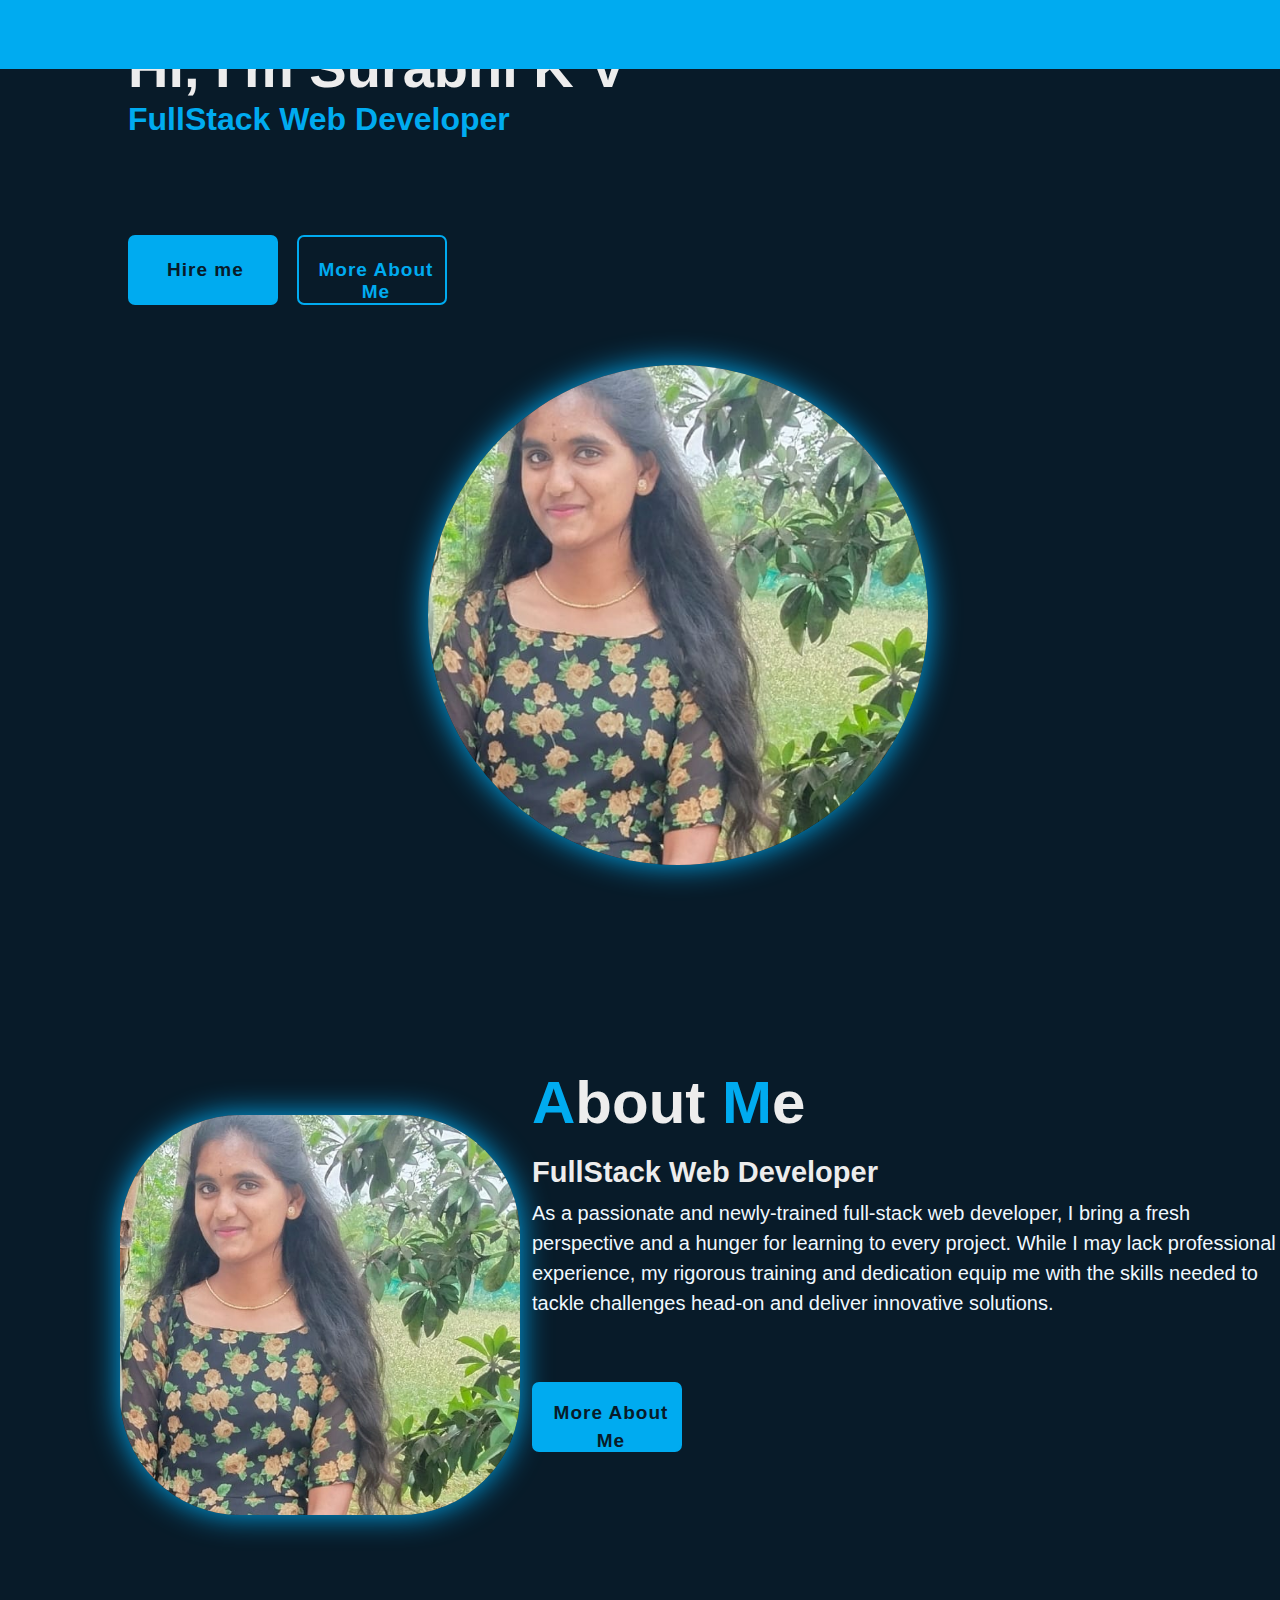
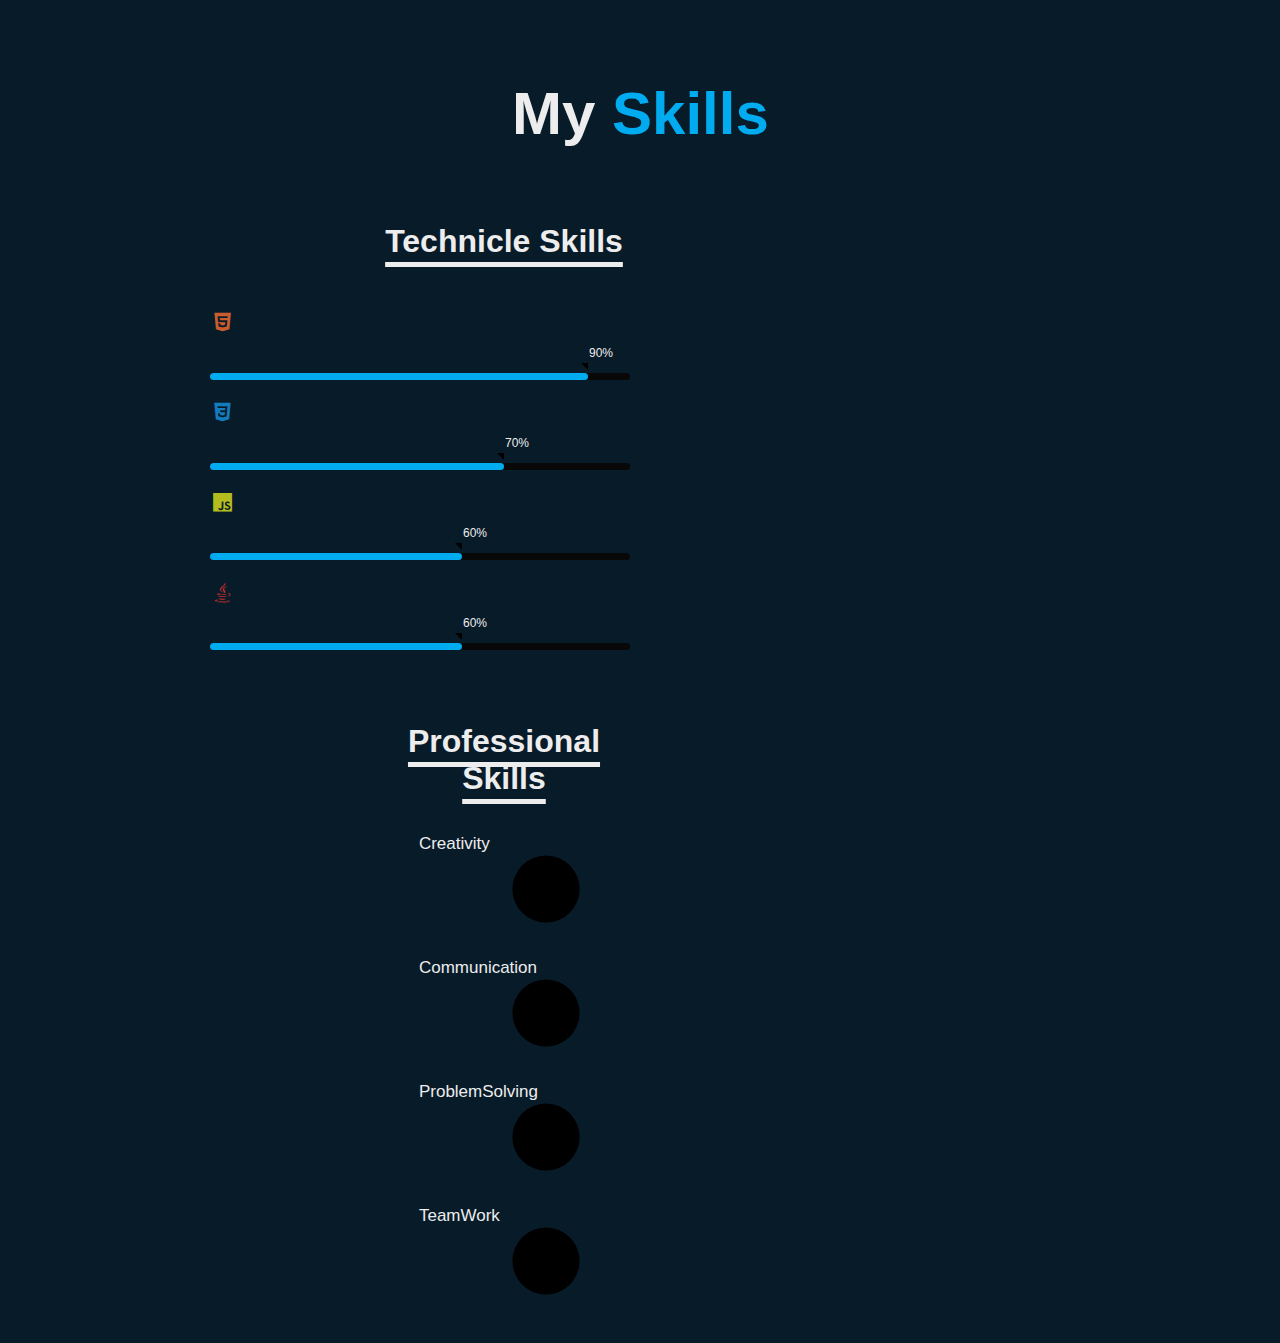
<file: index.html>
<!DOCTYPE html>
<html lang="en">

<head>
    <meta charset="UTF-8">
    <meta http-equiv="X-UA-Compatible" content="IE=edge">
    <meta name="viewport" content="width=device-width, initial-scale=1.0">
    <title>My-Portfolio</title>
    <link rel="stylesheet" href="style.css">
    <link href='https://unpkg.com/boxicons@2.1.4/css/boxicons.min.css' rel='stylesheet'>
</head>

<body>
    <header class="header">
        <a href="#" class="logo">Portfolio</a>
        <nav class="navbar">
            <a href="home.html" style="--i:1" class="active">HOME</a>
            <a href="#abouts" style="--i:2">ABOUT</a>
            <a href="#Skills" style="--i:3">SKILL</a>
           
            <a href="certificate.html" style="--i:5">CERTIFICATE</a>
            <a href="contact.html" style="--i:6">CONTACT</a>
        </nav>
    </header>
    <section class="home">
        <div class="home-content">
            <h1>Hi, I'm Surabhi K V</h1>
            <h3>FullStack Web Developer</h3>
            <p>With rigorous training from Tap Academy and a passion for Front-end Development.
                I'm always eager to expand my knowledge and expertise.
            </p>
            <div class="btn-box">
                <a href="resume.html">Hire me</a>
                <a href="#abouts">More About Me</a>
            </div>
        </div>
        <div class="home-sci">
            <a href="#" style="--i:7"><i class='bx bxl-facebook'></i></a>
            <a href="#" style="--i:8"><i class='bx bxl-linkedin'></i></a>
            <a href="#" style="--i:9"><i class='bx bxl-github'></i></a>
        </div>

        <div class="images">
            <img src="profile.jpg" alt="image">
        </div>
    </section>

    <section class="about" id="abouts">
        <div class="aboutImg">
            <img src="profile.jpg" alt="image">
        </div>
        <div class="aboutText">
            <h2><span>A</span>bout <span>M</span>e</h2>
            <h4>FullStack Web Developer</h4>
            <p>As a passionate and newly-trained full-stack web
                developer, I bring a fresh perspective and a hunger
                for learning to every project. While I may lack
                professional experience, my rigorous training and
                dedication equip me with the skills needed to
                tackle challenges head-on and deliver innovative solutions.
            </p>
            <a href="#" class="btn-box">More About Me</a>
        </div>
    </section>

    <br><br>
    <h1 class="sub-title">My <span>Skills</span></h1>
    <section>
        <div class="container1" id="Skills">
            <h1 class="heading1">Technicle Skills</h1>
            <div class="Technicle-bars">
                <div class="bar">
                    <i style="color:#c95d2e;" class='bx bxl-html5'></i>
                    <div class="info">
                       <span>HTML</span>
                    </div>
                    <div class="progress-line html">
                      <span></span>
                    </div>
                </div>
                <div class="bar"><i style="color:#147bbc;" class='bx bxl-css3'></i>
                    <div class="info">
                        <span>CSS</span>
                    </div>
                    <div class="progress-line css">
                        <span></span>
                    </div>
                </div>
                <div class="bar"><i style="color:#b4bc1e;" class='bx bxl-javascript'></i>
                    <div class="info">
                        <span>JavaScript
                        </span>
                    </div>
                    <div class="progress-line javascript">
                        <span></span>
                    </div>
                </div>
                <div class="bar"><i style="color:#c92e2e;" class='bx bxl-java'></i>
                    <div class="info">
                        <span>JAVA</span>
                    </div>
                    <div class="progress-line java">
                        <span></span>
                    </div>
                </div>
            </div>
        </div>

        <div class="container1">
            <h1 class="heading1">Professional Skills</h1>
            <div class="radial-bars">
                <svg x="0px" y="0px" viewBox="0 0 200 200">
                    <circle class="progress-bar" cx="100" cy="100" r="80">
                    </circle>
                    <circle class="path path-1" cx="100" cy="100" r="80">
                    </circle>
                </svg>
                <div class="percentage">90%</div>
                <div class="text">Creativity</div>
            </div>
            <div class="radial-bars">
                <svg x="0px" y="0px" viewBox="0 0 200 200">
                    <circle class="progress-bar" cx="100" cy="100" r="80">
                    </circle>
                    <circle class="path path-2" cx="100" cy="100" r="80">
                    </circle>
                </svg>
                <div class="percentage">80%</div>
                <div class="text">Communication</div>
            </div>
            <div class="radial-bars">
                <svg x="0px" y="0px" viewBox="0 0 200 200">
                    <circle class="progress-bar" cx="100" cy="100" r="80">
                    </circle>
                    <circle class="path path-3" cx="100" cy="100" r="80">
                    </circle>
                </svg>
                <div class="percentage">65%</div>
                <div class="text">ProblemSolving</div>
            </div>
            <div class="radial-bars">
                <svg x="0px" y="0px" viewBox="0 0 200 200">
                    <circle class="progress-bar" cx="100" cy="100" r="80">
                    </circle>
                    <circle class="path path-4" cx="100" cy="100" r="80">
                    </circle>
                </svg>
                <div class="percentage">85%</div>
                <div class="text">TeamWork</div>
            </div>
        </div>
    </section>





    <script src="script.js"></script>

</body>

</html>
</file>
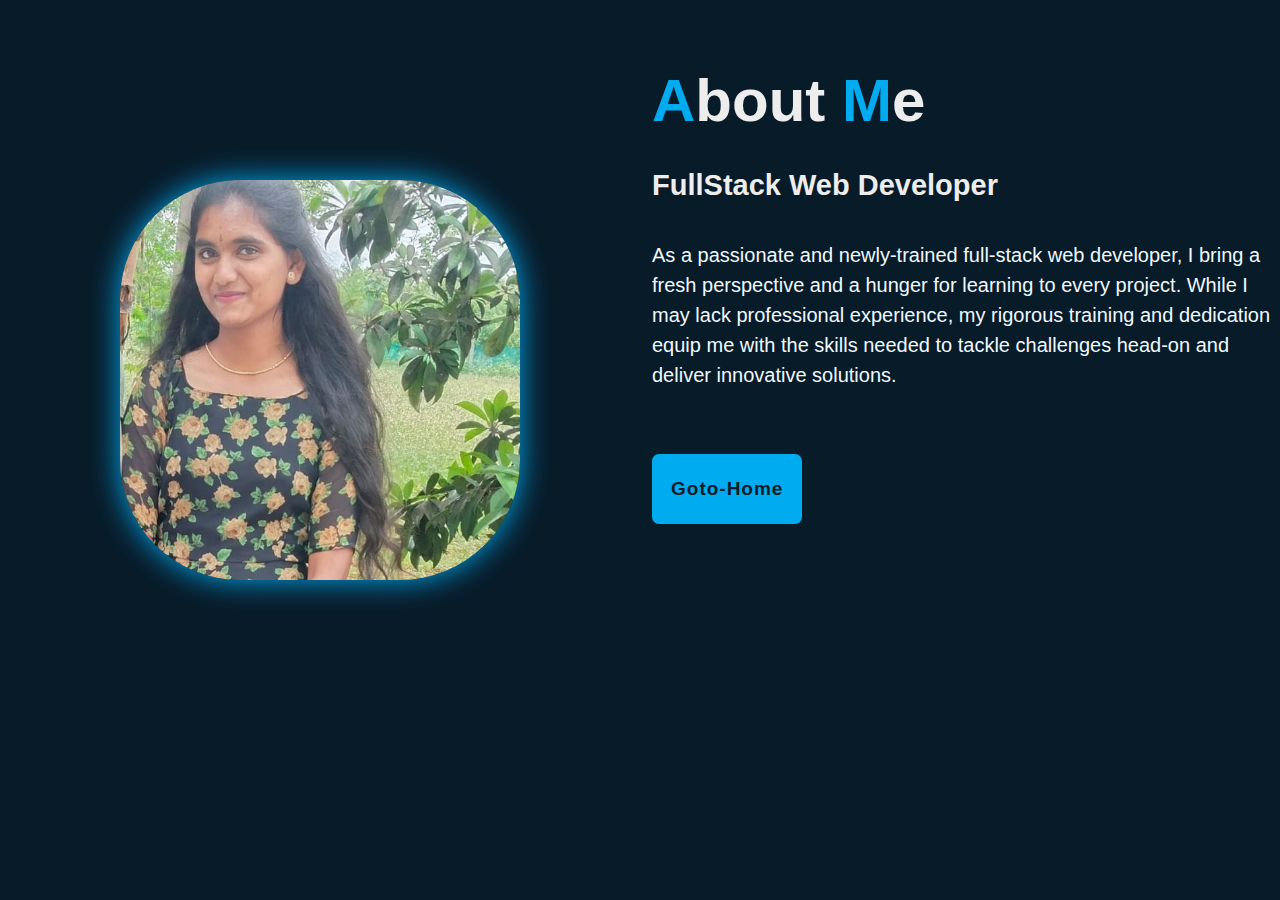
<file: about.html>
<!DOCTYPE html>
<html lang="en">
<head>
    <meta charset="UTF-8">
    <meta name="viewport" content="width=device-width, initial-scale=1.0">
    <title>Document</title>
    <style>
        * {
    padding: 0;
    margin: 0;
    box-sizing: border-box;
    font-family: 'poppins', sans-serif;
}

body {
    background: #081b29;
    color: #ededed;
}


.aboutImg {
    display: flex;
    justify-content: left;
    margin-left: 120px;
    margin-top: 180px;

}

.aboutImg img {
    border-radius: 30%;
    width: 400px;
    height: 400px;
    object-fit: cover;
    box-shadow: 0 0 30px #00abf0;
}

.about {
    display: grid;
    grid-template-columns: repeat(2, 1fr);
    align-items: center;
    gap: 1.5rem;
    line-height: 1.5;
}

.aboutText h2 {
    font-size: 60px;

}

.aboutText h2 span {
    color: #00abf0;
}

.aboutText h4 {
    font-size: 29px;
    font-weight: 600;
    color: #ededed;
    line-height: 1.7;
    margin: 15px 0 30px;
}

.aboutText p {
    color: aliceblue;
    font-size: 20px;
    line-height: 1.5;
    margin-bottom: 4rem;
}

.aboutText .btn-box {
    position: relative;
    display: inline-flex;
    width: 150px;
    height: 70px;
    padding-left: 17px;
    padding-bottom: 20px;
    padding-top: 19px;
    text-align: center;
    background: #00abf0;
    border: 2px solid #00abf0;
    border-radius: 7px;
    font-size: 19px;
    color: #081b29;
    text-decoration: none;
    font-weight: 600;
    letter-spacing: 1px;
    z-index: 1;
    overflow: hidden;
    transition: .5s;
    overflow: hidden;
}

.about .btn-box:hover {
    color: #00abf0;
    box-shadow: 0 0 20px #00abf0;
}

    </style>
</head>
<body>
    <form action="index.html" class="abouts">
        <section class="about" id="abouts">
            <div class="aboutImg">
                <img src="profile.jpg" alt="image">
            </div>
            <div class="aboutText">
                <h2><span>A</span>bout <span>M</span>e</h2>
                <h4>FullStack Web Developer</h4>
                <p>As a passionate and newly-trained full-stack web
                    developer, I bring a fresh perspective and a hunger
                    for learning to every project. While I may lack
                    professional experience, my rigorous training and
                    dedication equip me with the skills needed to
                    tackle challenges head-on and deliver innovative solutions.
                </p>
                <a href="index.html" class="btn-box">Goto-Home</a>
            </div>
        </section>
    </form>
</body>
</html>
</file>
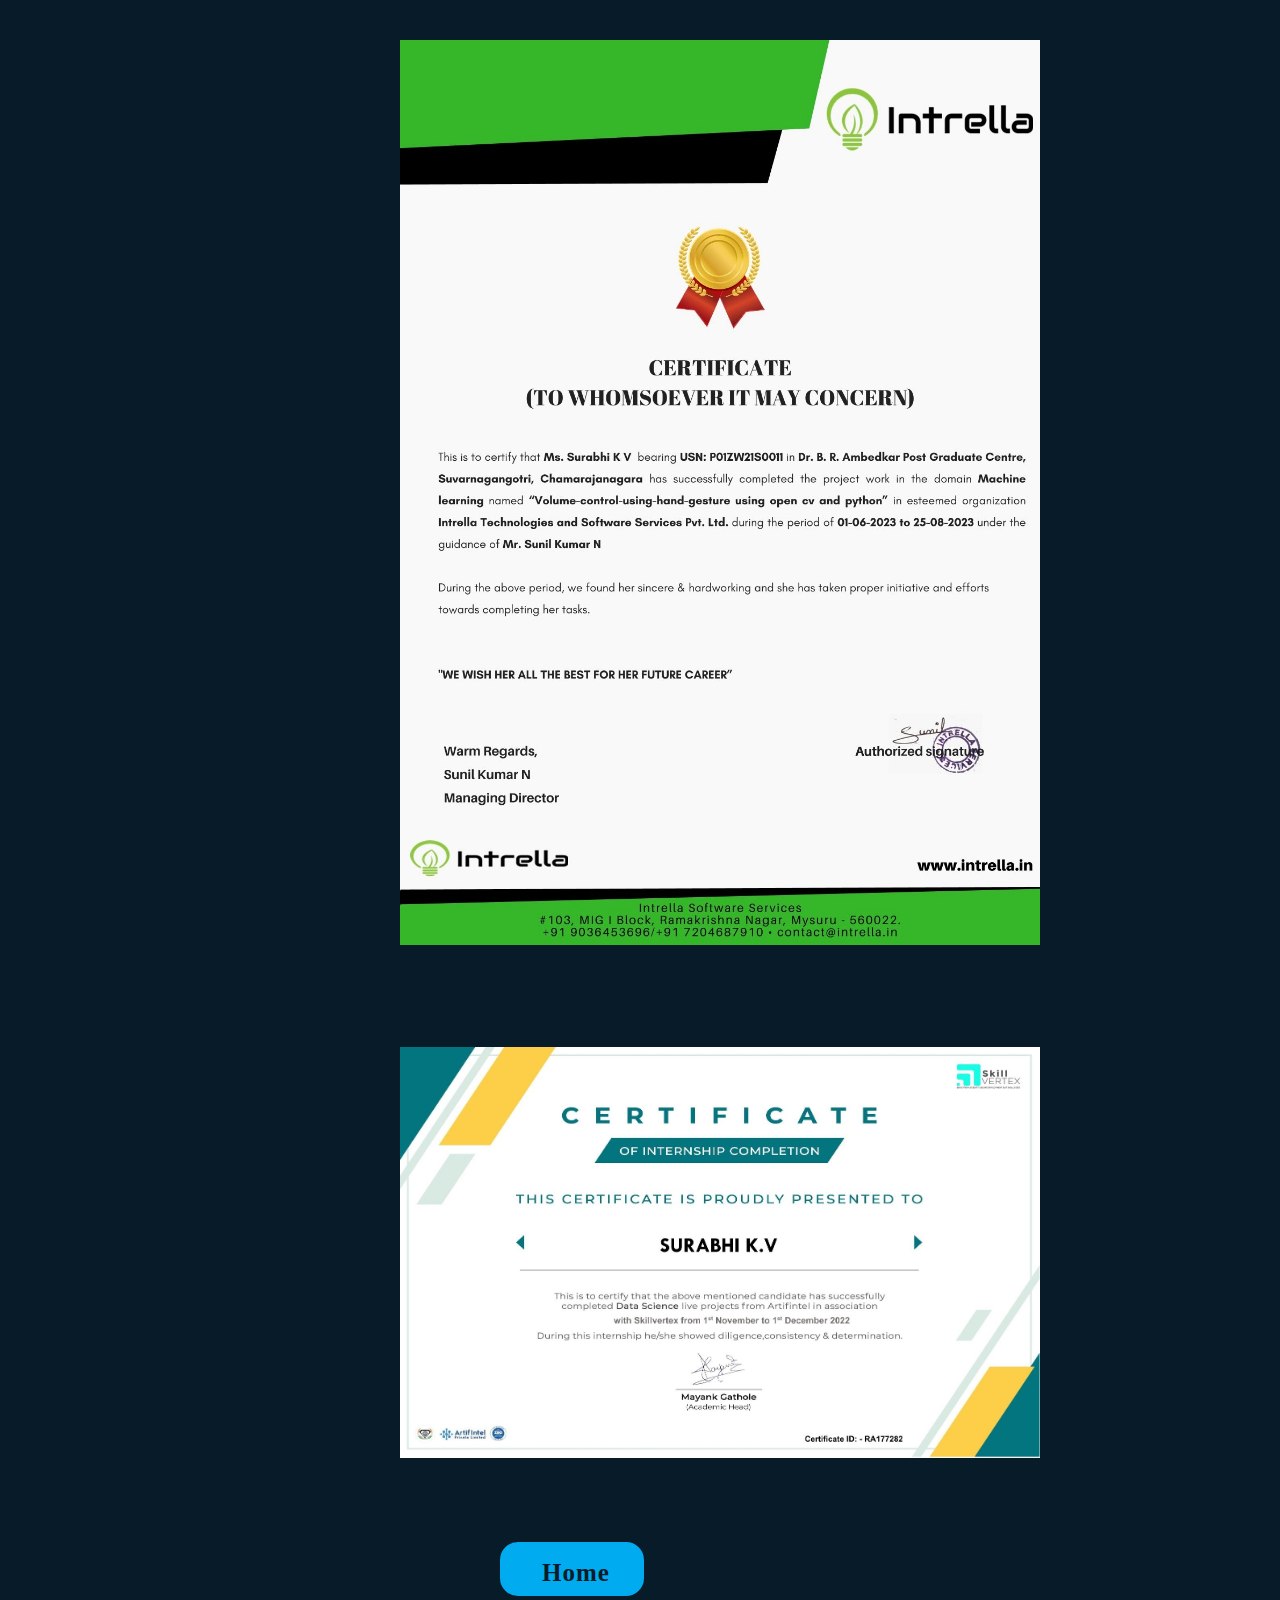
<file: certificate.html>
<!DOCTYPE html>
<html lang="en">
<head>
    <meta charset="UTF-8">
    <meta name="viewport" content="width=device-width, initial-scale=1.0">
    <title>Document</title>
    <style>
    *{
        padding: 0;
        margin: 0;
    }
    
body {
    background: #081b29;
    color: #ededed;
}

    img{
        width: 50%;
        height: 50%;
        margin: 40px 400px;
    }
    a{
       
        position: relative;
    display: inline-flex;
    width: 100px;
    height: 10px;
    padding-left: 40px;
    padding-bottom: 25px;
    padding-top: 15px;
    text-align: center;
    background: #00abf0;
    border: 2px solid #00abf0;
    border-radius: 18px;
    font-size: 25px;
    color: #081b29;
    text-decoration: none;
    font-weight: 700;
    letter-spacing: 1px;
    z-index: 1;
    overflow: hidden;
    transition: .5s;
    overflow: hidden;
    margin: 40px 500px;
    }
    
a:hover {
    color: #00abf0;
    box-shadow: 0 0 20px #00abf0;
}
    
    </style>
</head>
<body>
   <form action="index.html">
   <div class="intrella">
    <img src="intrellacer.jpg" alt="">
   </div>
    <br>
    <div class="intern">
        <img src="datacer.jpg" alt="">
       </div>
       <a href="index.html">Home</a>
   </form> 
</body>
</html>
</file>
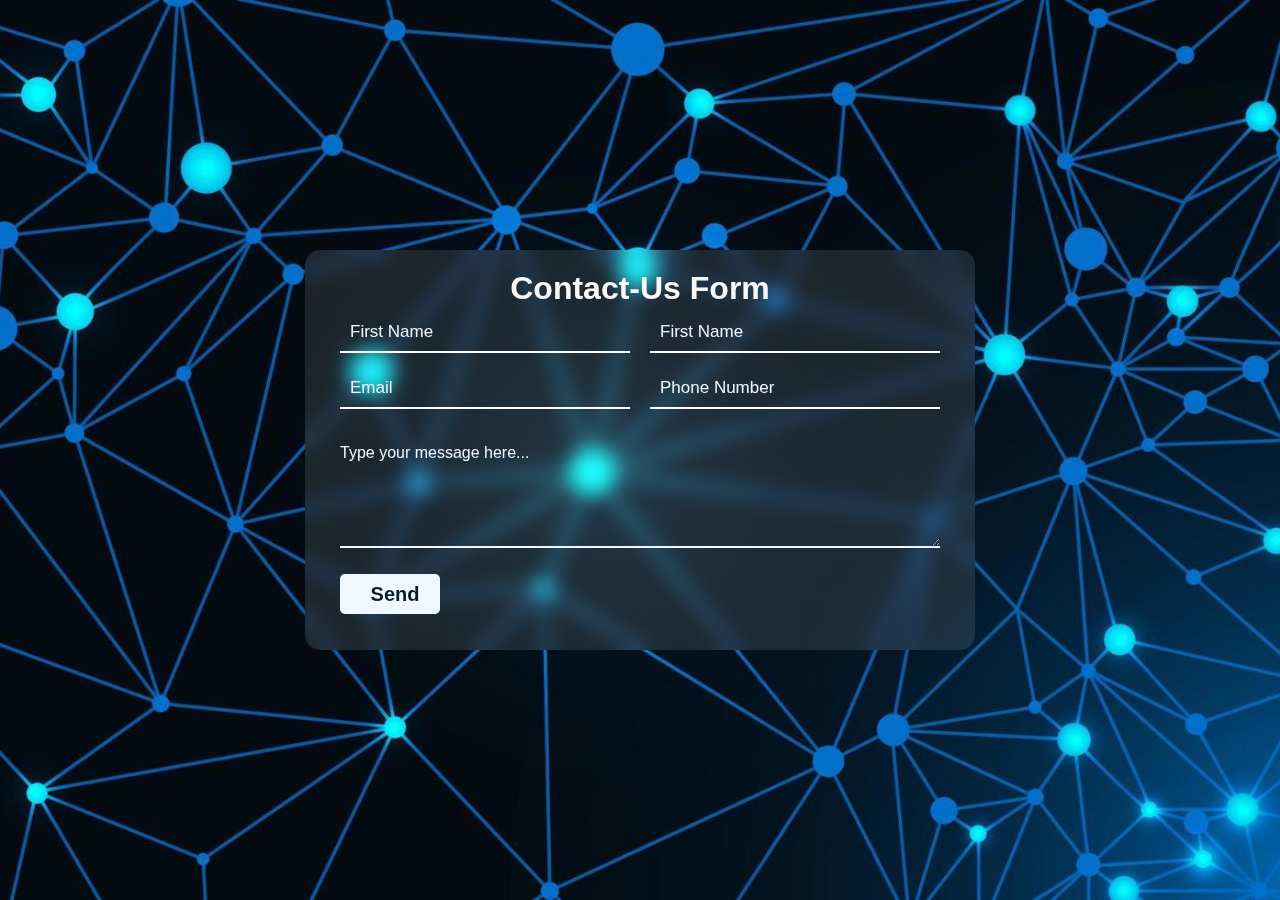
<file: contact.html>
<!DOCTYPE html>
<html lang="en">
<head>
    <meta charset="UTF-8">
    <meta name="viewport" content="width=device-width, initial-scale=1.0">
    <title>Contact-Us</title>
    <style>
        *{
            margin: 0;
            padding: 0;
            box-sizing: border-box;
            font-family: 'poppins',sans-serif;
        }
body{
    background-color:#081b29;
    color: aliceblue;
}
.container{
min-height: 100vh;
display: flex;
justify-content: center;
align-items: center;
background: url(netw1.jpg) no-repeat center center/cover;

}
.container form{
    width: 670px;
    height: 400px;
    display: flex;
    justify-content: center;
    box-shadow: 20px 20px 50px rgba(0,0,0,0,5);
    border-radius: 15px;
    background: rgba(255, 255, 255, 0.1);
    backdrop-filter: blur(10px);
    flex-wrap: wrap;
}
.container form h1{
    color: rgb(248, 248, 248);
    font-weight: 700;
    margin-top: 20px;
    width: 500px;
    text-align: center;
}
.container form input{
    width: 290px;
    height: 40px;
    padding-left: 10px;
    outline: none;
    border: none;
    font-size: 17px;
    margin-bottom: 10px;
    background: none;
    border-bottom: 2px solid white;
}
.container form input::placeholder
{
    color: aliceblue;
}
.container form #lname, .container form #pnumber{
margin-left: 20px;
}
.container form h4{
    color: aliceblue;
    font-weight: 300;
    width: 600px;
    margin-top: 20px;
}
.container form textarea{
    background: none;
    border: none;
    border-bottom: 2px solid aliceblue;
    color: aliceblue;
    font-weight: 200;
    font-size: 15px;
    padding: 10px;
    outline: none;
    max-width: 600px;
    min-width: 600px;
    min-height: 80px;
    max-height: 80px;

}
textarea::-webkit-scrollbar{
    width: 1em;

}
textarea::-webkit-scrollbar-thumb{
    background-color:white;
}
.container form #button{
    border: none;
    background: aliceblue;
    border-radius: 5px;
    margin-top: 20px;
    font-weight: 600;
    font-size: 20px;
    color: #081b29;
    width: 100px;
    margin-right: 500px;
    margin-bottom: 30px;
    transition: 0.3s;
}
.container form #button:hover{
    opacity: 0.7;
    color: blue;
    background-color: rgb(44, 252, 239);
    box-shadow: 2px 2px 20px rgb(53, 243, 243);
}

    </style>
</head>
<body>
    <div class="container">
    <form action="index.html">
        <h1>Contact-Us Form</h1>
        <input type="text" id="fname" placeholder="First Name" required>
        <input type="text" id="lname" placeholder="First Name" required>
        <input type="email" id="email" placeholder="Email" required>
        <input type="text" id="pnumber" placeholder="Phone Number" required>
        <h4>Type your message here...</h4>
        <textarea required></textarea>
<input type="submit" value="Send" id="button">

    </form>
    </div>
    
</body>
</html>
</file>
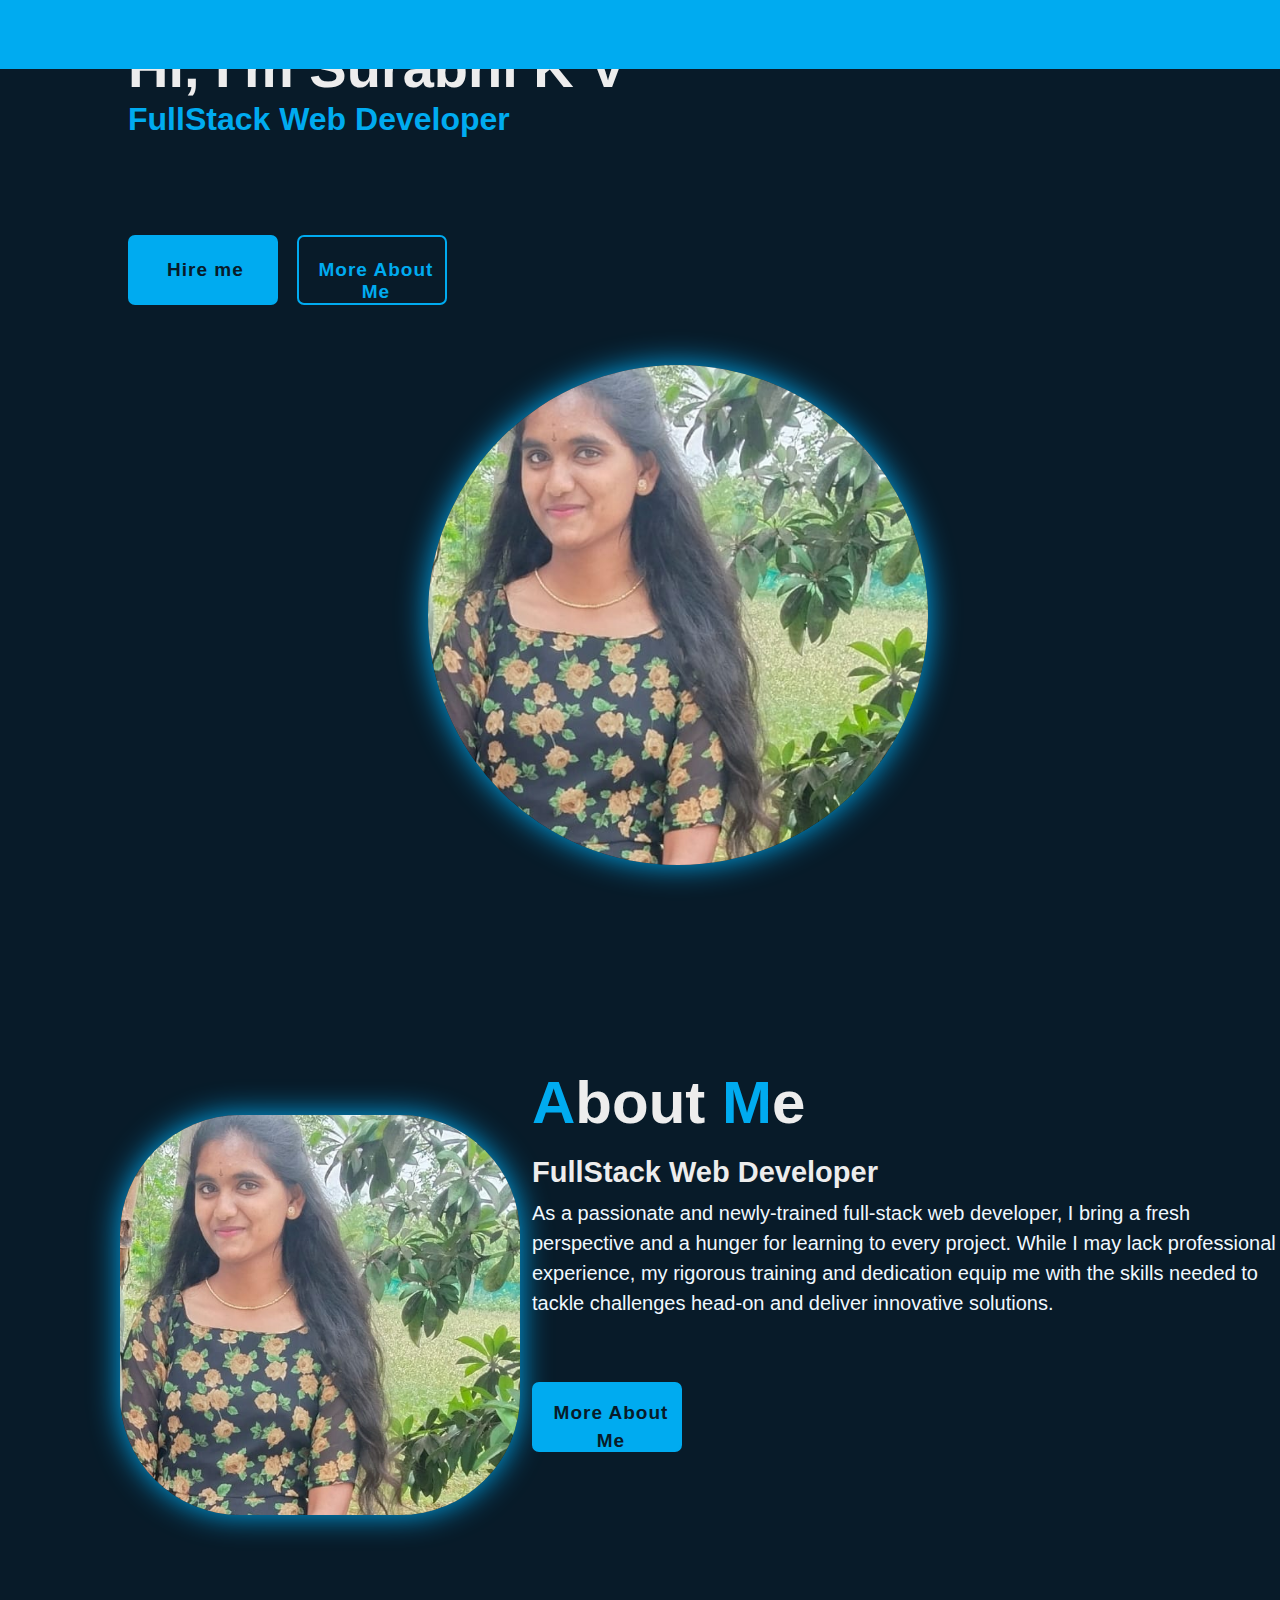
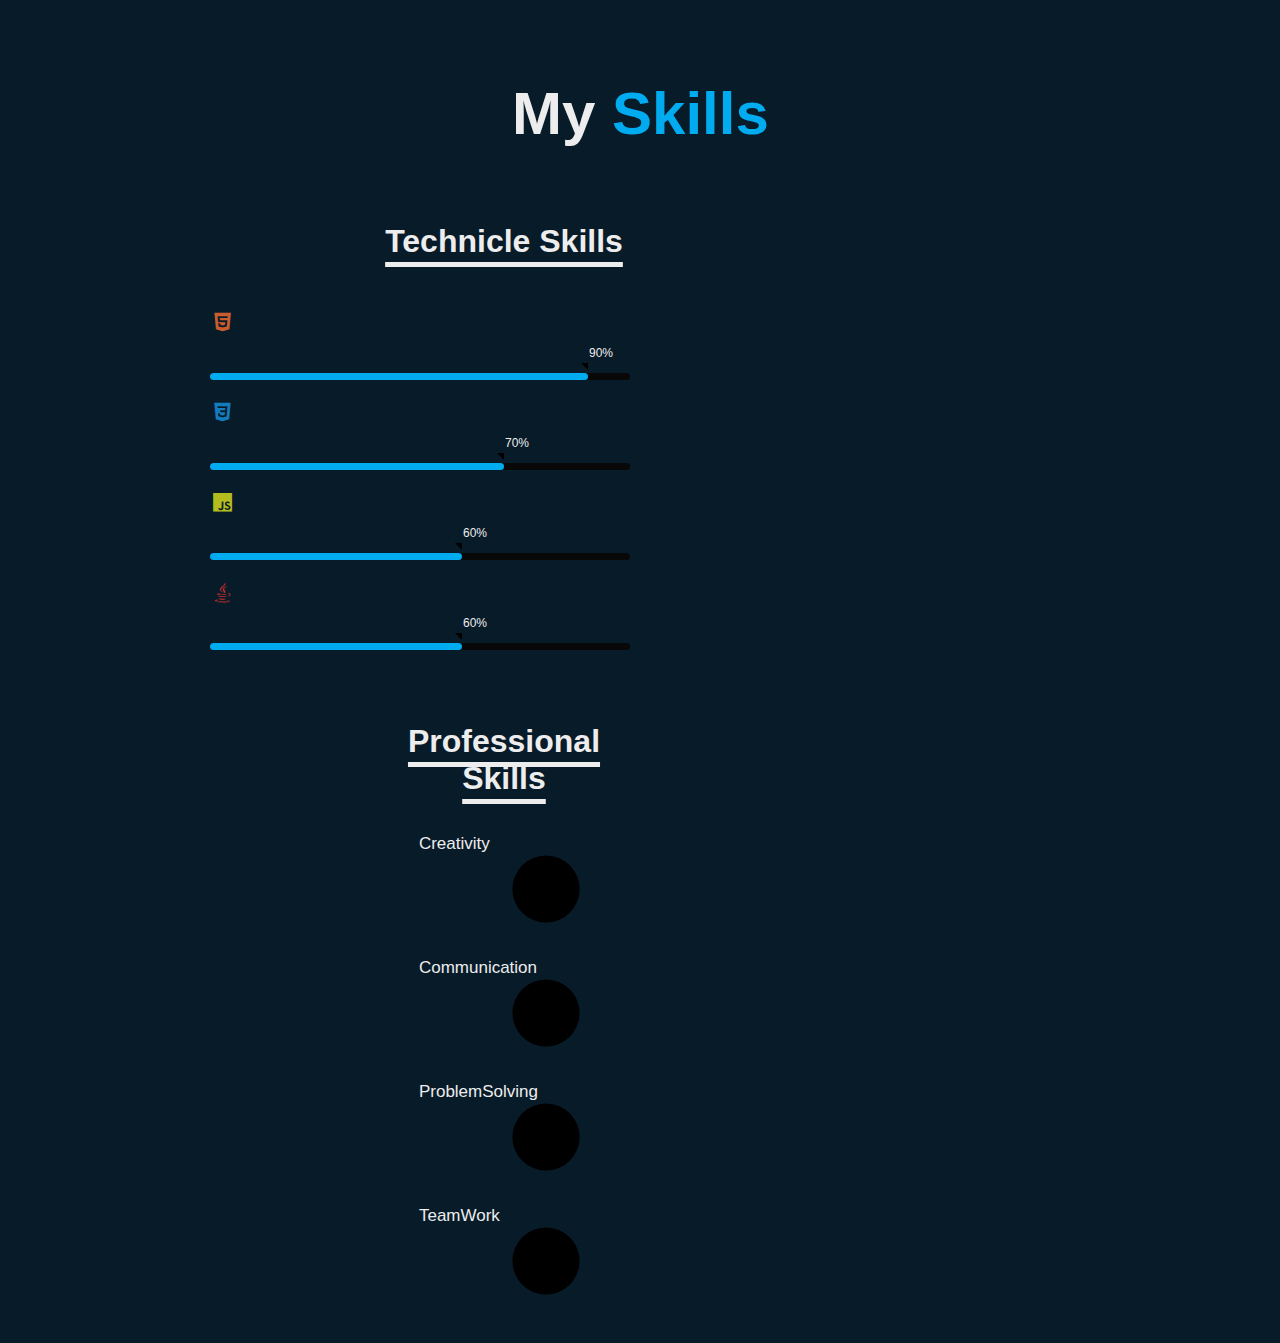
<file: home.html>
<!DOCTYPE html>
<html lang="en">

<head>
    <meta charset="UTF-8">
    <meta http-equiv="X-UA-Compatible" content="IE=edge">
    <meta name="viewport" content="width=device-width, initial-scale=1.0">
    <title>Home</title>
    <link rel="stylesheet" href="style.css">
    <link href='https://unpkg.com/boxicons@2.1.4/css/boxicons.min.css' rel='stylesheet'>
</head>

<body>
    <header class="header">
        <a href="#" class="logo">Portfolio</a>
        <nav class="navbar">
            <a href="home.html" style="--i:1" class="active">HOME</a>
            <a href="about.html" style="--i:2">ABOUT</a>
            <a href="skill.html" style="--i:3">SKILL</a>
            <a href="#" style="--i:4">PORTFOLIO</a>
            <a href="certificate.html" style="--i:5">CERTIFICATE</a>
            <a href="contact.html" style="--i:6">CONTACT</a>
        </nav>
    </header>
    <section class="home">
        <div class="home-content">
            <h1>Hi, I'm Surabhi K V</h1>
            <h3>FullStack Web Developer</h3>
            <p>With rigorous training from Tap Academy and a passion for Front-end Development.
                I'm always eager to expand my knowledge and expertise.
            </p>
            <div class="btn-box">
                <a href="#">Hire me</a>
                <a href="#abouts">More About Me</a>
            </div>
        </div>
        

        <div class="images">
            <img src="profile.jpg" alt="image">
        </div>
    </section>

    <section class="about" id="abouts">
        <div class="aboutImg">
            <img src="profile.jpg" alt="image">
        </div>
        <div class="aboutText">
            <h2><span>A</span>bout <span>M</span>e</h2>
            <h4>FullStack Web Developer</h4>
            <p>As a passionate and newly-trained full-stack web
                developer, I bring a fresh perspective and a hunger
                for learning to every project. While I may lack
                professional experience, my rigorous training and
                dedication equip me with the skills needed to
                tackle challenges head-on and deliver innovative solutions.
            </p>
            <a href="#" class="btn-box">More About Me</a>
        </div>
    </section>

    <br><br>
    <h1 class="sub-title">My <span>Skills</span></h1>
    <section>
        <div class="container1" id="Skills">
            <h1 class="heading1">Technicle Skills</h1>
            <div class="Technicle-bars">
                <div class="bar">
                    <i style="color:#c95d2e;" class='bx bxl-html5'></i>
                    <div class="info">
                       <span>HTML</span>
                    </div>
                    <div class="progress-line html">
                      <span></span>
                    </div>
                </div>
                <div class="bar"><i style="color:#147bbc;" class='bx bxl-css3'></i>
                    <div class="info">
                        <span>CSS</span>
                    </div>
                    <div class="progress-line css">
                        <span></span>
                    </div>
                </div>
                <div class="bar"><i style="color:#b4bc1e;" class='bx bxl-javascript'></i>
                    <div class="info">
                        <span>JavaScript
                        </span>
                    </div>
                    <div class="progress-line javascript">
                        <span></span>
                    </div>
                </div>
                <div class="bar"><i style="color:#c92e2e;" class='bx bxl-java'></i>
                    <div class="info">
                        <span>JAVA</span>
                    </div>
                    <div class="progress-line java">
                        <span></span>
                    </div>
                </div>
            </div>
        </div>

        <div class="container1">
            <h1 class="heading1">Professional Skills</h1>
            <div class="radial-bars">
                <svg x="0px" y="0px" viewBox="0 0 200 200">
                    <circle class="progress-bar" cx="100" cy="100" r="80">
                    </circle>
                    <circle class="path path-1" cx="100" cy="100" r="80">
                    </circle>
                </svg>
                <div class="percentage">90%</div>
                <div class="text">Creativity</div>
            </div>
            <div class="radial-bars">
                <svg x="0px" y="0px" viewBox="0 0 200 200">
                    <circle class="progress-bar" cx="100" cy="100" r="80">
                    </circle>
                    <circle class="path path-2" cx="100" cy="100" r="80">
                    </circle>
                </svg>
                <div class="percentage">80%</div>
                <div class="text">Communication</div>
            </div>
            <div class="radial-bars">
                <svg x="0px" y="0px" viewBox="0 0 200 200">
                    <circle class="progress-bar" cx="100" cy="100" r="80">
                    </circle>
                    <circle class="path path-3" cx="100" cy="100" r="80">
                    </circle>
                </svg>
                <div class="percentage">65%</div>
                <div class="text">ProblemSolving</div>
            </div>
            <div class="radial-bars">
                <svg x="0px" y="0px" viewBox="0 0 200 200">
                    <circle class="progress-bar" cx="100" cy="100" r="80">
                    </circle>
                    <circle class="path path-4" cx="100" cy="100" r="80">
                    </circle>
                </svg>
                <div class="percentage">85%</div>
                <div class="text">TeamWork</div>
            </div>
        </div>
    </section>





    <script src="script.js"></script>

</body>

</html>
</file>
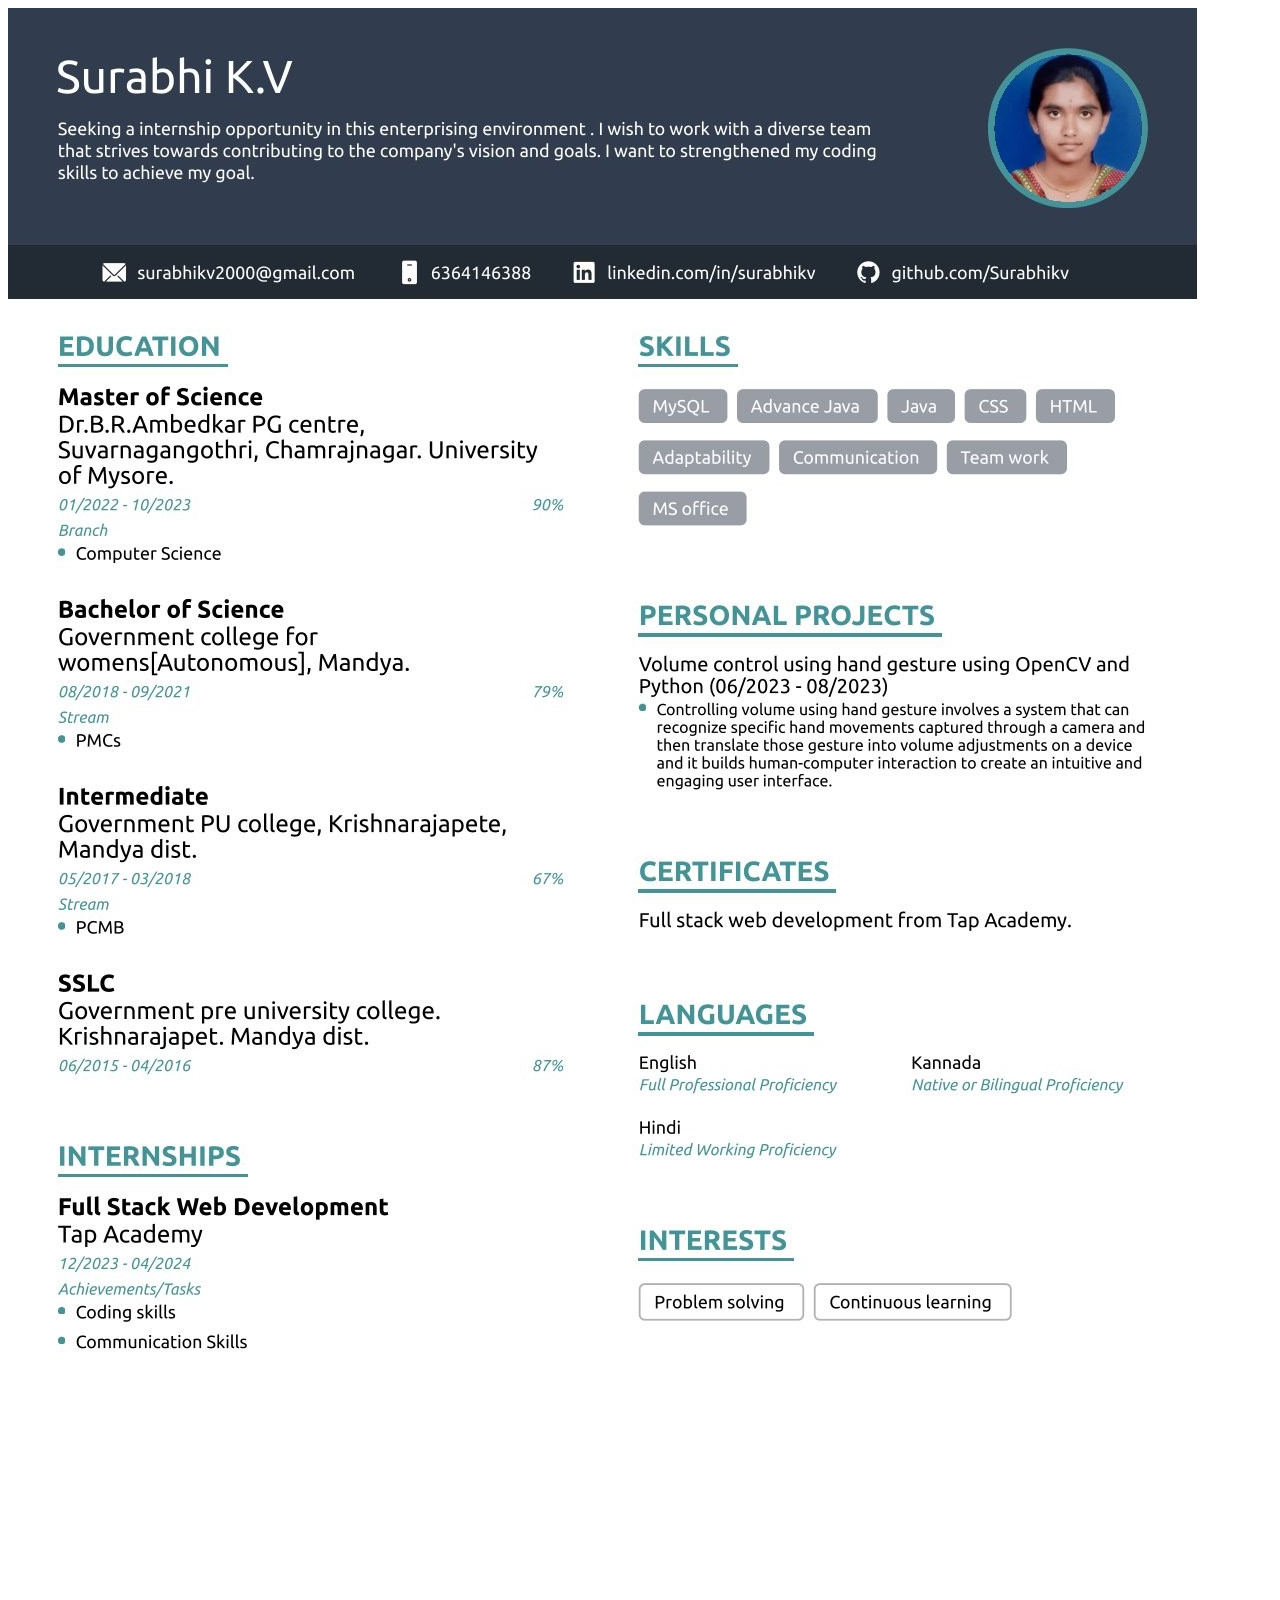
<file: resume.html>
<!DOCTYPE html>
<html lang="en">
<head>
    <meta charset="UTF-8">
    <meta name="viewport" content="width=device-width, initial-scale=1.0">
    <title>Resume</title>
</head>
<body>
    <form action="index.html">
       
        <img src="cv.jpg" alt="resume">
    </form>
</body>
</html>
</file>
<file: style.css>
* {
    padding: 0;
    margin: 0;
    box-sizing: border-box;
    font-family: 'poppins', sans-serif;
}

body {
    background: #081b29;
    color: #ededed;
}

.header {
    position: fixed;
    top: 0;
    left: 0;
    width: 100%;
    padding: 20px 10%;
    background: #00abf0;
    display: flex;
    justify-content: space-between;
    align-items: center;
    z-index: 100;
}

.logo {
    position: relative;
    font-size: 25px;
    color: #ededed;
    text-decoration: none;
    font-weight: 600;
    cursor: default;
    opacity: 0;
    animation: slideRight 1s ease forwards;
}


.navbar a {
    font-size: 18px;
    color: #ededed;
    text-decoration: none;
    font-weight: bolder;
    margin-left: 35px;
    transition: .3s;
    opacity: 0;
    animation: slideTop .5s ease forwards;
    animation-delay: calc(.2s * var(--i));
}

.navbar a:hover,
.navbar a:active {
    color: #081b29;
}

.home {

    height: 100vh;
    display: flex;
    align-items: center;
    padding: 0px 10%;
}

.home-content {
    width: 600px;
}

.home-content h1 {
    font-size: 56px;
    font-weight: 700;
}

.home-content h3 {
    line-height: 1.2;
    font-size: 32px;
    font-weight: 700;
    color: #00abf0;
    animation: slideBottom 1s ease forwards;
    animation-delay: .7s;
}

.home-content h3:nth-of-type(2) {
    margin-bottom: 30px;
    animation: slideTop 1s ease forwards;
    animation-delay: .7s;
}

.home-content h3 span {
    color: #00abf0;
}

.home-content p {
    padding-top: 7px;
    font-size: 16px;
    font-weight: 300;
    font-family: sans-serif;
    height: 3px;
    margin: 20px 0 40px;
    line-height: 1.5;
    opacity: 0;
    animation: slideLeft 1s ease forwards;
    animation-delay: .1s;
}

.home-content .btn-box {
    width: 340px;
    height: 50px;
    padding-top: 30px;

}

.btn-box a {
    position: relative;
    display: inline-flex;
    width: 150px;
    height: 70px;
    padding-left: 37px;
    padding-bottom: 20px;
    padding-top: 22px;
    text-align: center;
    background: #00abf0;
    border: 2px solid #00abf0;
    border-radius: 7px;
    font-size: 19px;
    color: #081b29;
    text-decoration: none;
    font-weight: 600;
    letter-spacing: 1px;
    z-index: 1;
    overflow: hidden;
    transition: .5s;
    overflow: hidden;
}

.btn-box a:hover {
    color: #00abf0;
    box-shadow: 0 0 20px #00abf0;
}

.btn-box a:nth-child(2) {
    background: transparent;
    color: #00abf0;
    text-align: center;
    margin-left: 15px;
    padding-left: 15px;
    padding-right: 8px;
    padding-bottom: 15px;
}

.btn-box a:nth-child(2):hover {
    color: #081b29;
    box-shadow: 0 0 20px #00abf0;
}

.btn-box a:nth-child(2)::before {
    background: #00abf0;
}

.btn-box a::before {
    content: '';
    position: absolute;
    top: 0;
    left: 0;
    width: 0;
    height: 100%;
    background-color: #081b29;
    z-index: -1;
    transition: .5s;

}

.btn-box a:hover::before {
    width: 100%;
}

.home-sci {
    position: absolute;
    bottom: 120px;
    width: 170px;
    display: flex;
    justify-content: space-between;
}

.home-sci a {
    position: relative;
    display: inline-flex;
    justify-content: center;
    align-items: center;
    width: 40px;
    height: 40px;
    background: transparent;
    border: 2px solid #00abf0;
    border-radius: 50%;
    font-size: 20px;
    color: #00abf0;
    text-decoration: none;
    z-index: 1;
    overflow: hidden;
    transition: .5s ease;
    opacity: 0;
    animation: slideLeft 1s ease forwards;
    animation-delay: calc(.2s *var);
}

.home-sci a:hover {
    color: #081b29;
    background: #00abf0;
    box-shadow: 0 0 20px #00abf0;
}

.home-sci a::before {
    content: '';
    position: absolute;
    top: 0;
    left: 0;
    width: 0;
    height: 100%;
    background-color: #00abf0;
    z-index: -1;
    transition: .5s;
}

.home-sci a:hover::before {
    width: 100%;
}

.pro {
    display: inline-flex;
    position: relative;
    height: 50vh;
    width: 50px;
    padding-right: -50px;
}

.pro {
    margin-left: 20%;
    padding-left: 15px;
    width: 25%;
    height: 70vh;
}

@keyframes slideRight {
    0% {
        transform: translateX(-100px);
        opacity: 0;
    }

    100% {
        transform: translateX(0px);
        opacity: 1;
    }
}

@keyframes slideLeft {
    0% {
        transform: translateX(-100px);
        opacity: 0;
    }

    100% {
        transform: translateX(0px);
        opacity: 1;
    }
}

@keyframes slideTop {
    0% {
        transform: translateY(-100px);
        opacity: 0;
    }

    100% {
        transform: translateY(0px);
        opacity: 1;
    }
}


@keyframes slideBottom {
    0% {
        transform: translateY(-100px);
        opacity: 0;
    }

    100% {
        transform: translateY(0px);
        opacity: 1;
    }
}

.images {
    display: flex;
    justify-content: center;
    align-items: center;
    margin-left: 300px;
    margin-top: 40px;
    /* Adjust this value as needed */
}

.images img {
    border-radius: 50%;
    width: 500px;
    /* Adjust the size of the circle as needed */
    height: 500px;
    /* Adjust the size of the circle as needed */
    object-fit: cover;
    /* Ensure the image covers the circle shape */
    box-shadow: 0 0 30px #00abf0;
}

.aboutImg {
    margin-top: 200px;
    display: flex;
    justify-content: left;
    margin-left: 120px;

}

.aboutImg img {
    border-radius: 30%;
    width: 400px;
    height: 400px;
    object-fit: cover;
    box-shadow: 0 0 30px #00abf0;
}

.about {
    margin-top: 15px;
    display: grid;
    grid-template-columns: repeat(2, 1fr);
    align-items: center;
    gap: 1.5rem;
    line-height: 1.5;
  
}

.aboutText h2 {
    margin-top: 80px;
    font-size: 60px;
    margin-left: -120px;
}

.aboutText h2 span {
    color: #00abf0;
    
}

.aboutText h4 {
    font-size: 29px;
    font-weight: 600;
    color: #ededed;
    line-height: 1.7;
    margin-left: -120px;
}

.aboutText p {
    margin-left: -120px;
    color: aliceblue;
    font-size: 20px;
    line-height: 1.5;
    margin-bottom: 4rem;
}

.aboutText .btn-box {
    margin-left: -120px;
    position: relative;
    display: inline-flex;
    width: 150px;
    height: 70px;
    padding-left: 8px;
    padding-bottom: 20px;
    padding-top: 15px;
    text-align: center;
    background: #00abf0;
    border: 2px solid #00abf0;
    border-radius: 7px;
    font-size: 19px;
    color: #081b29;
    text-decoration: none;
    font-weight: 600;
    letter-spacing: 1px;
    z-index: 1;
    overflow: hidden;
    transition: .5s;
    overflow: hidden;
}

.about .btn-box:hover {
    color: #00abf0;
    box-shadow: 0 0 20px #00abf0;
}

section {
    display: flex;
    flex-wrap: wrap;
}

.container1 {
    width: 600px;
    height: 500px;
    padding: 75px 90px;
    margin-left: 120px;
}

.heading1 {
    text-align: center;
    text-decoration: underline;
    text-underline-offset: 10px;
    text-decoration-thickness: 5px;
    margin-bottom: 50px;
}

.bar {
    font-size: 25px;
}

.Technicle-bars .bar {
    margin-top: 40px 0;
}

.Technicle-bars .bar:first-child {
    margin-top: 0;
}

.Technicle-bars .bar:last-child {
    margin-bottom: 0;
}

.Technicle-bars .bar .info {
    margin-bottom: 5px;
}

.Technicle-bars .bar .info span {
    font-size: 17px;
    font-weight: 500;
    animation: showtext 0.5s 1s linear forwards;
    opacity: 0;
}

.sub-title {
    margin-top: 10%;
    margin-left: 40%;
    font-size: 60px;
}

.sub-title span {
    color: #00abf0;
}

.Technicle-bars .bar .progress-line {
    position: relative;
    border-radius: 10px;
    width: 100%;
    height: 5px;
    background-color: black;
    animation: animate 1s cubic-bezier(1, 0, 0, 5, 1) forwards;
    transform: scaleX(0);
    transform-origin: left;

}

@keyframes animate {
    100% {
        transform: scaleX(1);
    }
}

.Technicle-bars .bar .progress-line span {
    height: 100%;
    background-color: #00abf0;
    position: absolute;
    border-radius: 10px;
    animation: animate 1s 1s cubic-bezier(1, 0, 0, 5, 1) forwards;
    transform: scaleX(1);
    transform-origin: left;
}

.heading1 {
    margin-left:40% ;
    text-align: center;
    text-decoration: underline;
    text-underline-offset: 10px;
    text-decoration-thickness: 5px;
    margin-bottom: 50px;
}

.bar {
    font-size: 25px;
}

.Technicle-bars .bar {
    margin-top: 40px 0;
}

.Technicle-bars .bar:first-child {
    margin-top: 0;
}

.Technicle-bars .bar:last-child {
    margin-bottom: 0;
}

.Technicle-bars .bar .info {
    margin-bottom: 5px;
}

.Technicle-bars .bar .info span {
    font-size: 17px;
    font-weight: 500;
    animation: showtext 0.5s 1s linear forwards;
    opacity: 0;
}

.Technicle-bars .bar .progress-line {
    position: relative;
    border-radius: 10px;
    width: 100%;
    height: 7px;
    background-color: rgb(8, 8, 8);
    animation: animate 1s cubic-bezier(1, 0, 0, 5, 1) forwards;
    transform: scaleX(1);
    transform-origin: left;
    margin-bottom: 20px;

}

.Technicle-bars .bar .progress-line span {
    height: 100%;
    background-color: #00abf0;
    position: absolute;
    border-radius: 10px;
    animation: animate 1s cubic-bezier(1, 0, 0, 5, 1) forwards;
    transform: scaleX(1);
    transform-origin: left;
}

.progress-line.html span {
    width: 90%;
}

.progress-line.css span {
    width: 70%;
}

.progress-line.javascript span {
    width: 60%;
}

.progress-line.java span {
    width: 60%;
}

@keyframes animate {
    100% {
        transform: scaleX(1);
    }
}


.progress-line span::after {
    content: attr(data-percent);
    position: absolute;
    padding: 1px 5px;
    background-color: #081b29;
    color: #ededed;
    font-size: 12px;
    border-radius: 3px;
    top: -28px;
    right: -30px;
    animation: shoetext 0.5s 1.5s linear forwards;
    opacity: 1;
}
.progress-line.html span::after {
    content: "90%";
}

.progress-line.css span::after {
    content: "70%";
}

.progress-line.javascript span::after {
    content: "60%";
}

.progress-line.java span::after {
    content: "60%";
}

.progress-line span::before{
    content: "";
    position: absolute;
    width: 0;
    height: 0;
    border: 7px solid transparent;
    border-bottom-width:0px;
    border-right-width:0px;
    border-top-color:black;
    top: -10px;
    right: 0;
    animation: shoetext 0.5s 1.5s linear forwards;
    opacity: 1;
}
@keyframes showtext{
    100%{
        opacity: 1;
    }
}
.radial-bars{
    width:20%;
    margin-left: 70%;
    display:flex;
    flex-wrap: wrap;
    justify-content: space-evenly;
    align-items: flex-start;
}
.radial-bars .radial-bars{
    width: 150%;
    height: 120px;
    margin-bottom: 10px;
    position:relative;
}
.radial-bars .radial-bars svg{
    position: absolute;
    top: 50%;
    left: 50%;
    transform: translate(-50%,-50%) rotate(-90deg);
    width: 120px;
    height: 160px;

}
.radial-bars .radial-bars .progress-bar{
    stroke-width: 10;
    stop-color: black;
    fill: transparent;
    stroke-dasharray: 502;
    stroke-dashoffset: 502;
    stroke-linecap: round;
    animation: animate-bar 1s linear forwards;
}
@keyframes animate-bar{
    100%{
        stroke-dashoffset: -1;
    }
}
.path{
    stroke-width: 10px;
    stroke: #00abf0;
    fill: transparent;
    stroke-dasharray: 502;
    stroke-dashoffset: 502;
    stroke-linecap: round;
}
.path-1{
    animation: animate-path1 1s 1s linear forwards;
}
.path-2{
    animation: animate-path2 1s 1s linear forwards;
}
.path-3{
    animation: animate-path3 1s 1s linear forwards;
}
.path-4{
    animation: animate-path4 1s 1s linear forwards;
}
@keyframes animate-path1{
    100%{
        stroke-dashoffset: 45;
    }
}

@keyframes animate-path2{
    100%{
        stroke-dashoffset: 70;
    }
}

@keyframes animate-path3{
    100%{
        stroke-dashoffset: 125;
    }
}

@keyframes animate-path4{
    100%{
        stroke-dashoffset: 60;
    }
}
.radial-bars .percentage {
    position:relative;
    top: 50%;
    left: 20%;
    transform: translate(-40%,-230%);
    font-size: 17px;
    font-weight: 500;
    animation: showtext 1s linear forwards;
    opacity: 0;
    color: #ededed;
}

.radial-bars .text{
width:100%;
position:relative;
left: -9ch;
top:-13vh;
transform: translateZ(-50px,-180%);
font-size: 17px;
font-weight: 500;
animation:showtext 0.5s 1s linear forwards;
}
@keyframes showtext{
    100%{
        opacity: 1;
    }
}
</file>
